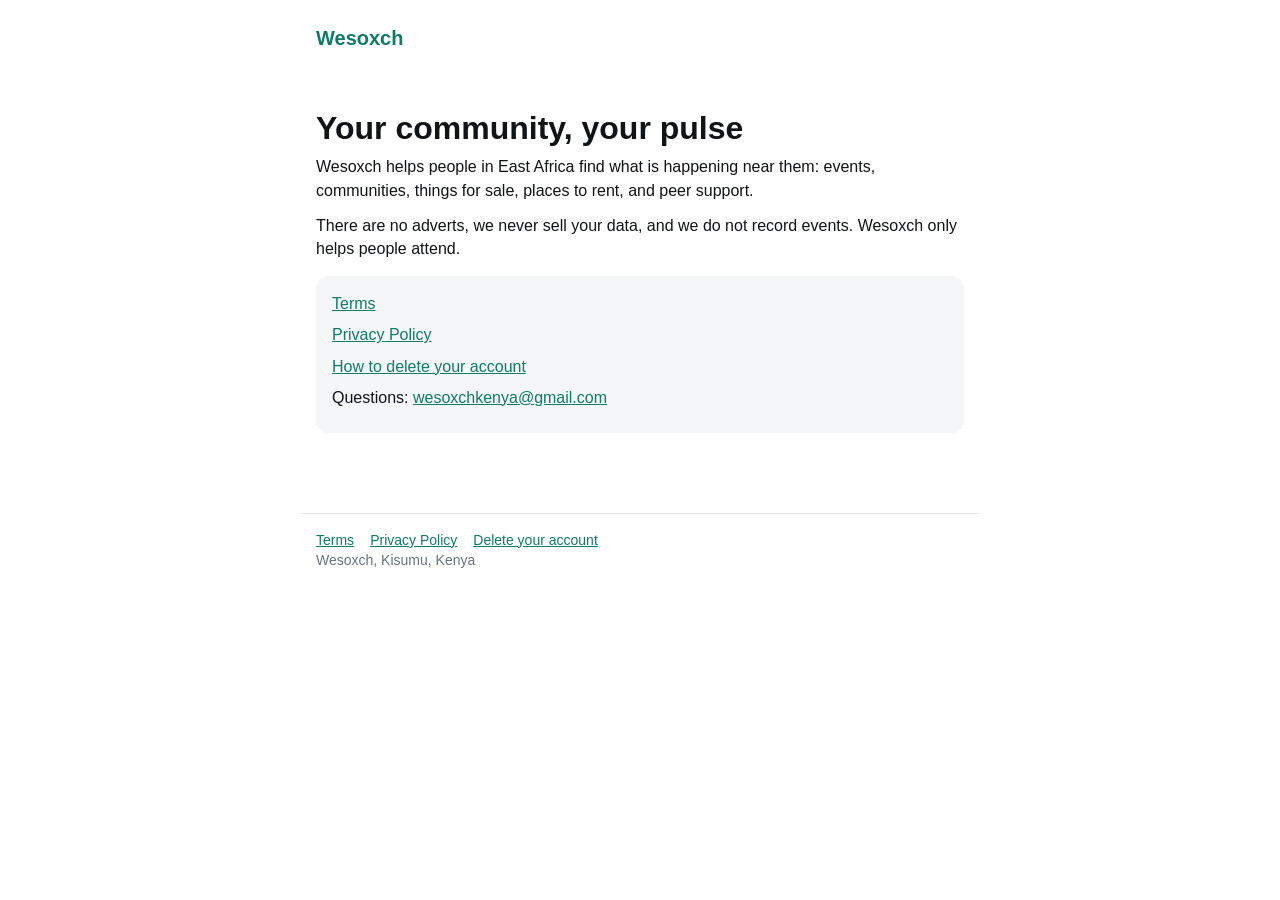
<file: index.html>
<!DOCTYPE html>
<html lang="en">
<head>
<meta charset="utf-8">
<meta name="viewport" content="width=device-width, initial-scale=1">
<title>Wesoxch</title>
<link rel="stylesheet" href="style.css">
</head>
<body>
<header><a class="brand" href="index.html">Wesoxch</a></header>
<main>
<h1>Your community, your pulse</h1>
<p>Wesoxch helps people in East Africa find what is happening near them: events, communities, things for sale, places to rent, and peer support.</p>
<p>There are no adverts, we never sell your data, and we do not record events. Wesoxch only helps people attend.</p>
<div class="card">
<p><a href="terms.html">Terms</a></p>
<p><a href="privacy.html">Privacy Policy</a></p>
<p><a href="delete-account.html">How to delete your account</a></p>
<p>Questions: <a href="mailto:wesoxchkenya@gmail.com">wesoxchkenya@gmail.com</a></p>
</div>
</main>
<footer>
<a href="terms.html">Terms</a><a href="privacy.html">Privacy Policy</a><a href="delete-account.html">Delete your account</a>
<p>Wesoxch, Kisumu, Kenya</p>
</footer>
</body>
</html>
</file>
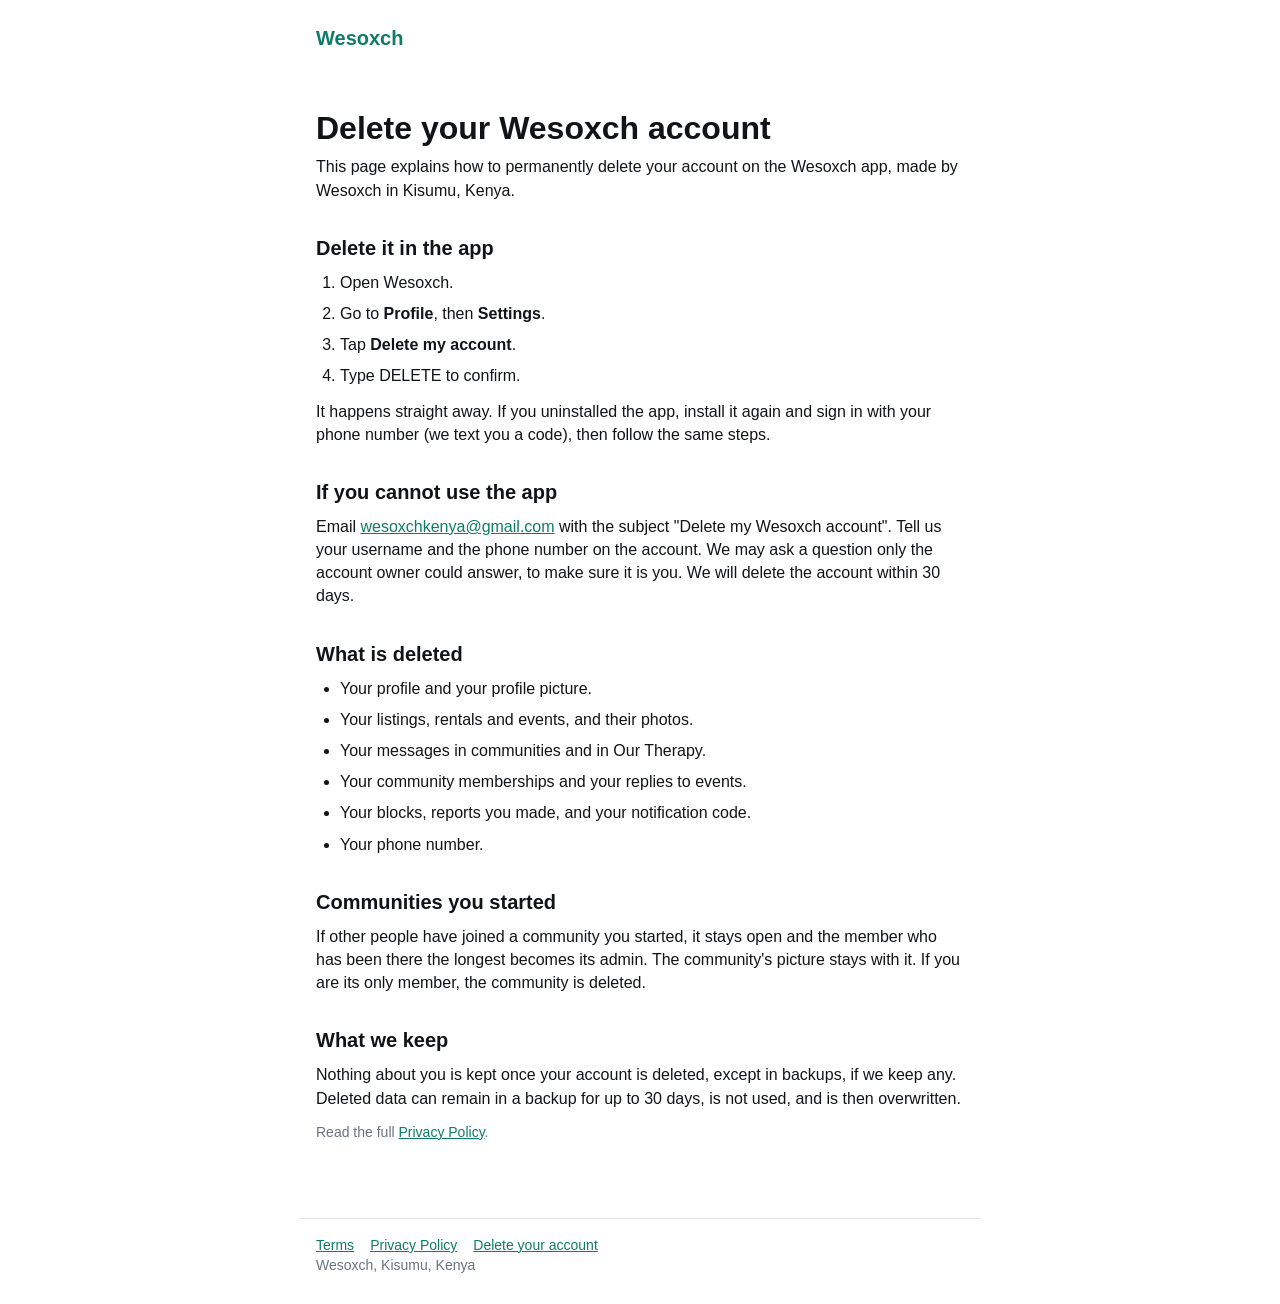
<file: delete-account.html>
<!DOCTYPE html>
<html lang="en">
<head>
<meta charset="utf-8">
<meta name="viewport" content="width=device-width, initial-scale=1">
<title>Delete your account - Wesoxch</title>
<link rel="stylesheet" href="style.css">
</head>
<body>
<header><a class="brand" href="index.html">Wesoxch</a></header>
<main>
<h1>Delete your Wesoxch account</h1>
<p>This page explains how to permanently delete your account on the Wesoxch app, made by Wesoxch in Kisumu, Kenya.</p>

<h2>Delete it in the app</h2>
<ol>
<li>Open Wesoxch.</li>
<li>Go to <strong>Profile</strong>, then <strong>Settings</strong>.</li>
<li>Tap <strong>Delete my account</strong>.</li>
<li>Type DELETE to confirm.</li>
</ol>
<p>It happens straight away. If you uninstalled the app, install it again and sign in with your phone number (we text you a code), then follow the same steps.</p>

<h2>If you cannot use the app</h2>
<p>Email <a href="mailto:wesoxchkenya@gmail.com?subject=Delete%20my%20Wesoxch%20account">wesoxchkenya@gmail.com</a> with the subject "Delete my Wesoxch account". Tell us your username and the phone number on the account. We may ask a question only the account owner could answer, to make sure it is you. We will delete the account within 30 days.</p>

<h2>What is deleted</h2>
<ul>
<li>Your profile and your profile picture.</li>
<li>Your listings, rentals and events, and their photos.</li>
<li>Your messages in communities and in Our Therapy.</li>
<li>Your community memberships and your replies to events.</li>
<li>Your blocks, reports you made, and your notification code.</li>
<li>Your phone number.</li>
</ul>

<h2>Communities you started</h2>
<p>If other people have joined a community you started, it stays open and the member who has been there the longest becomes its admin. The community's picture stays with it. If you are its only member, the community is deleted.</p>

<h2>What we keep</h2>
<p>Nothing about you is kept once your account is deleted, except in backups, if we keep any. Deleted data can remain in a backup for up to 30 days, is not used, and is then overwritten.</p>

<p class="muted">Read the full <a href="privacy.html">Privacy Policy</a>.</p>
</main>
<footer>
<a href="terms.html">Terms</a><a href="privacy.html">Privacy Policy</a><a href="delete-account.html">Delete your account</a>
<p>Wesoxch, Kisumu, Kenya</p>
</footer>
</body>
</html>
</file>
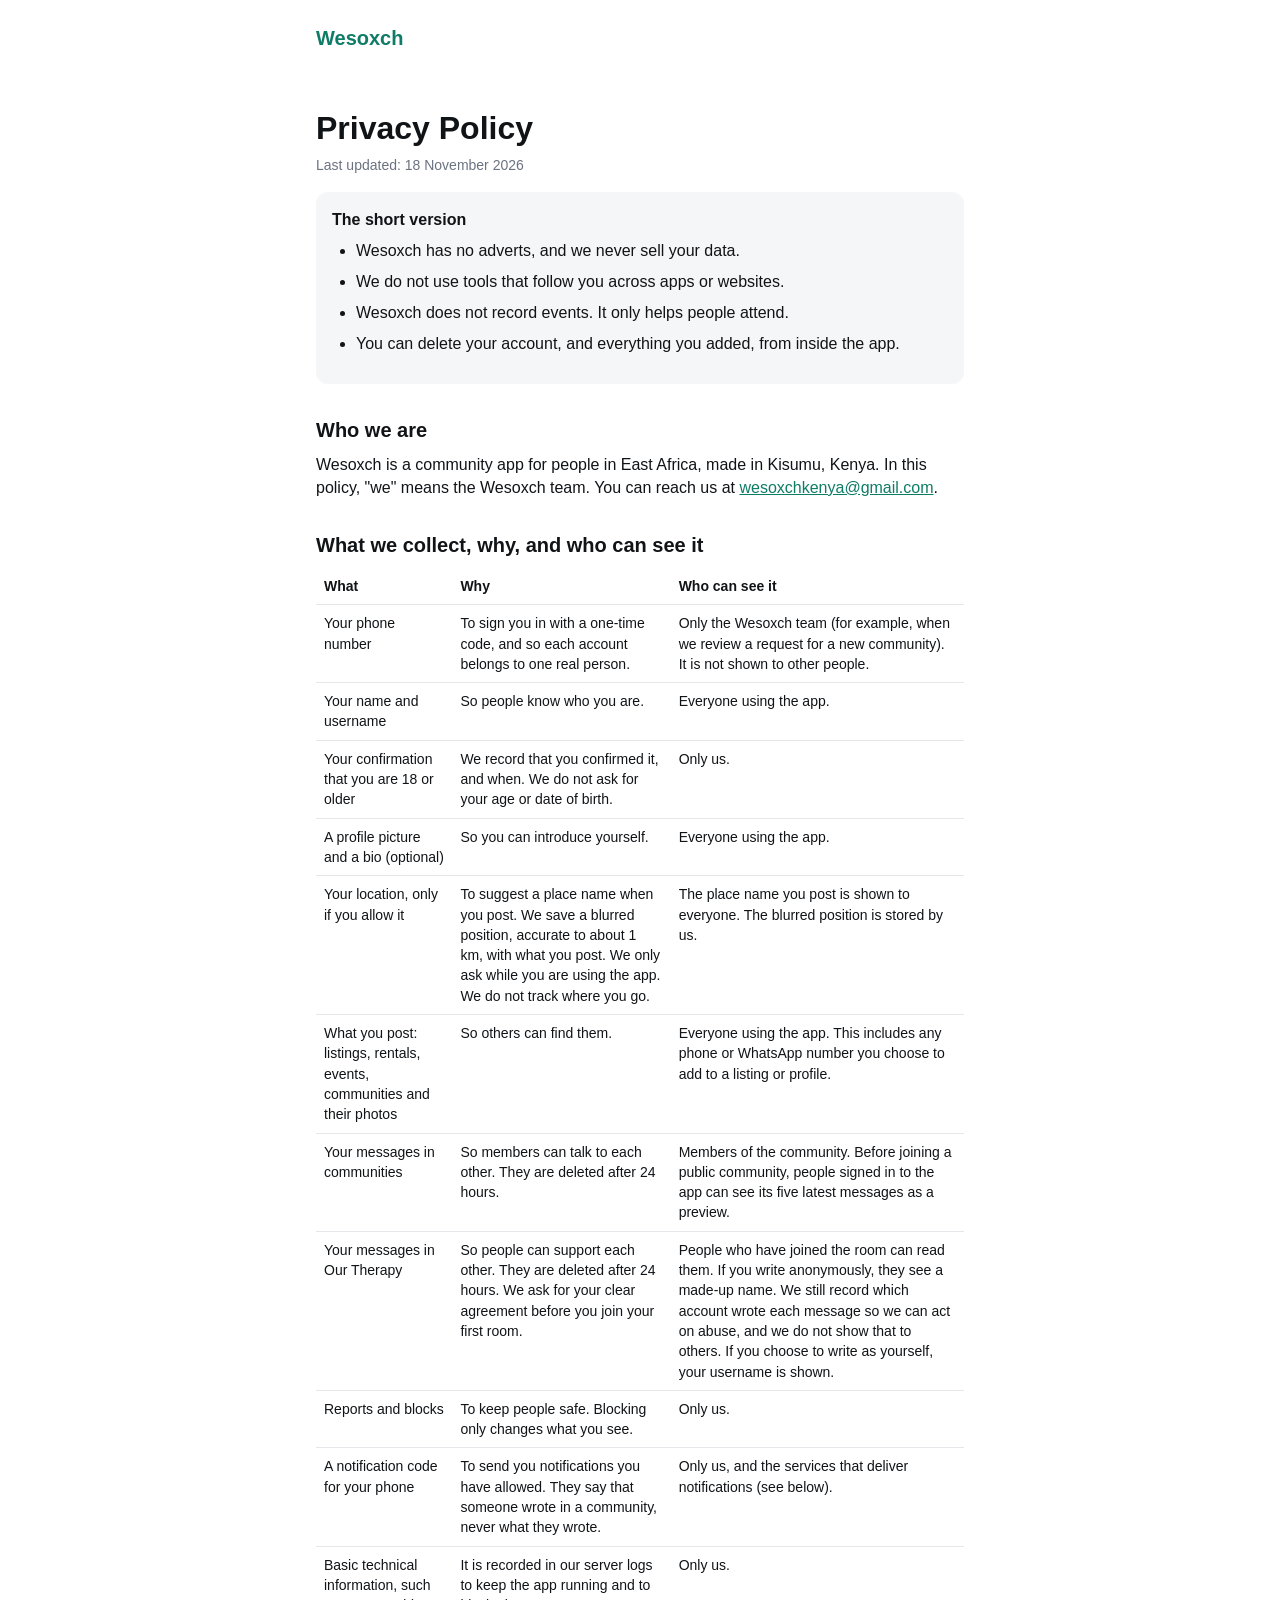
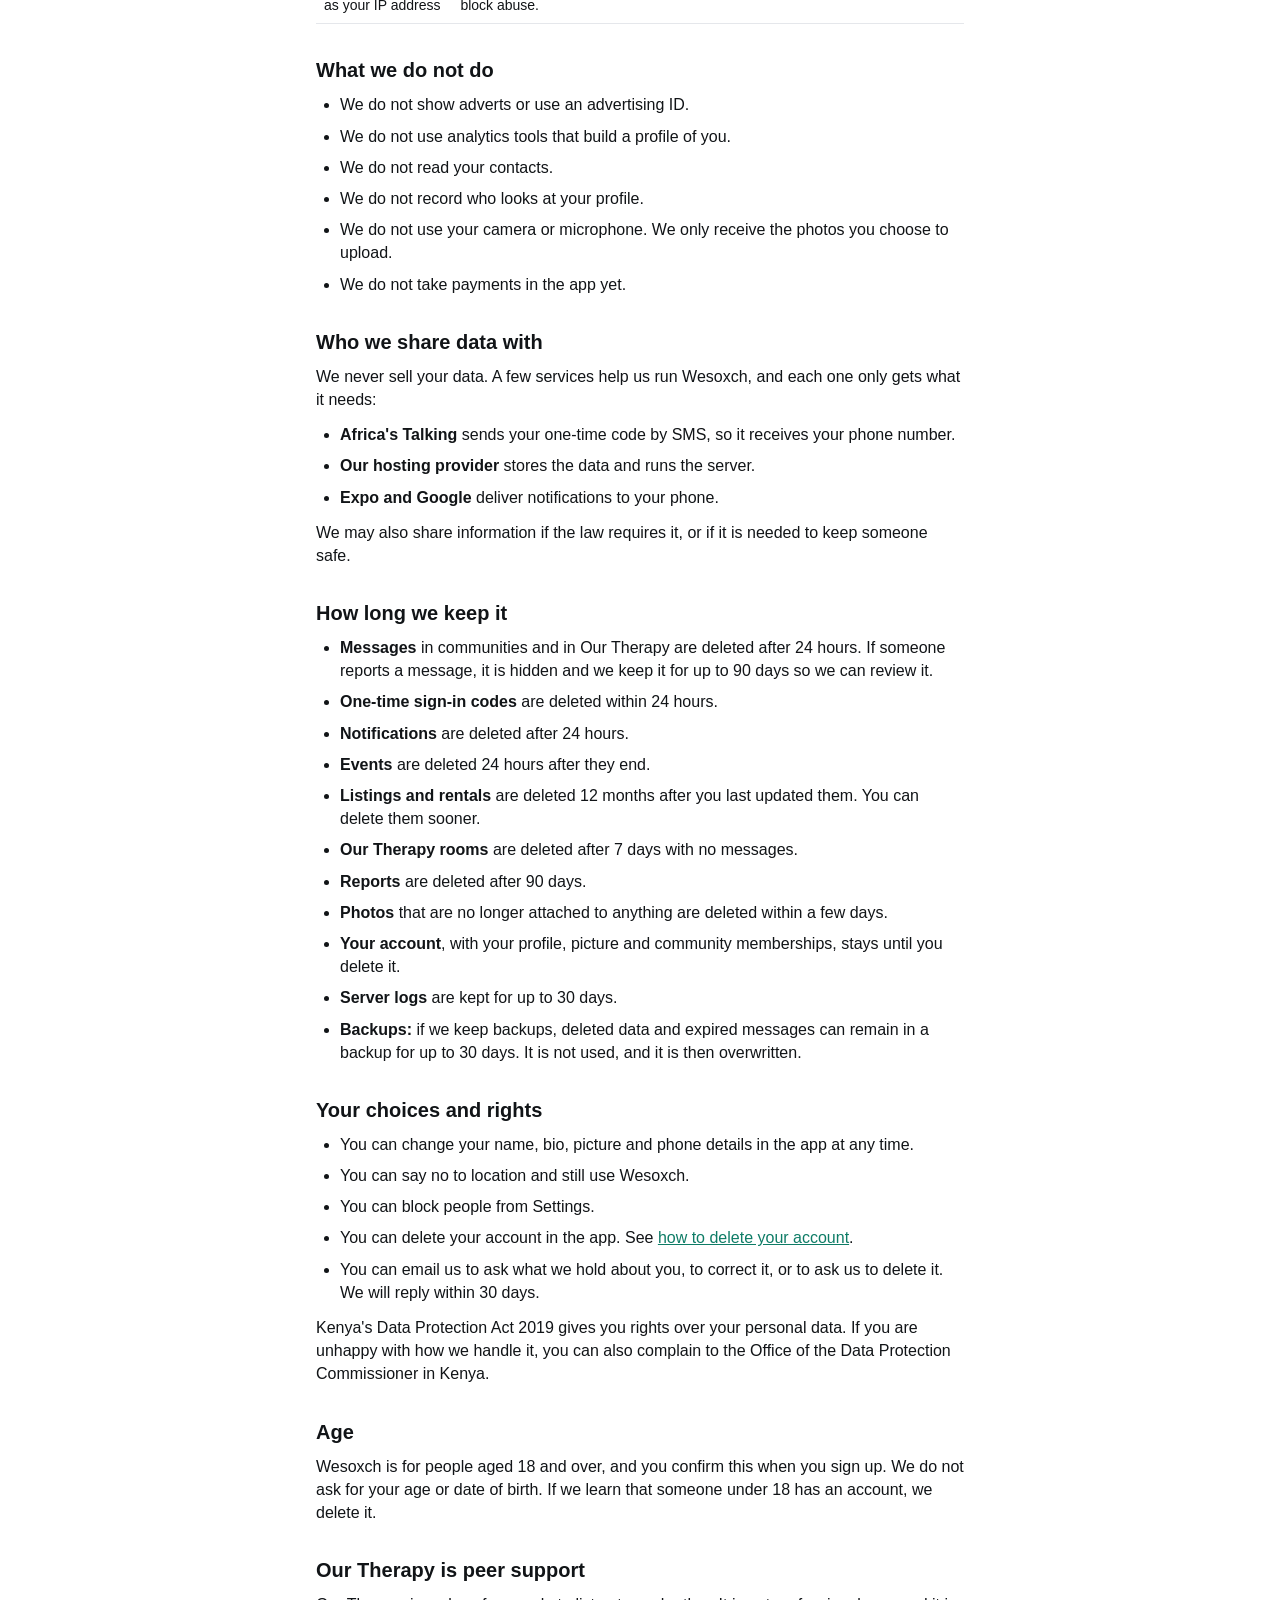
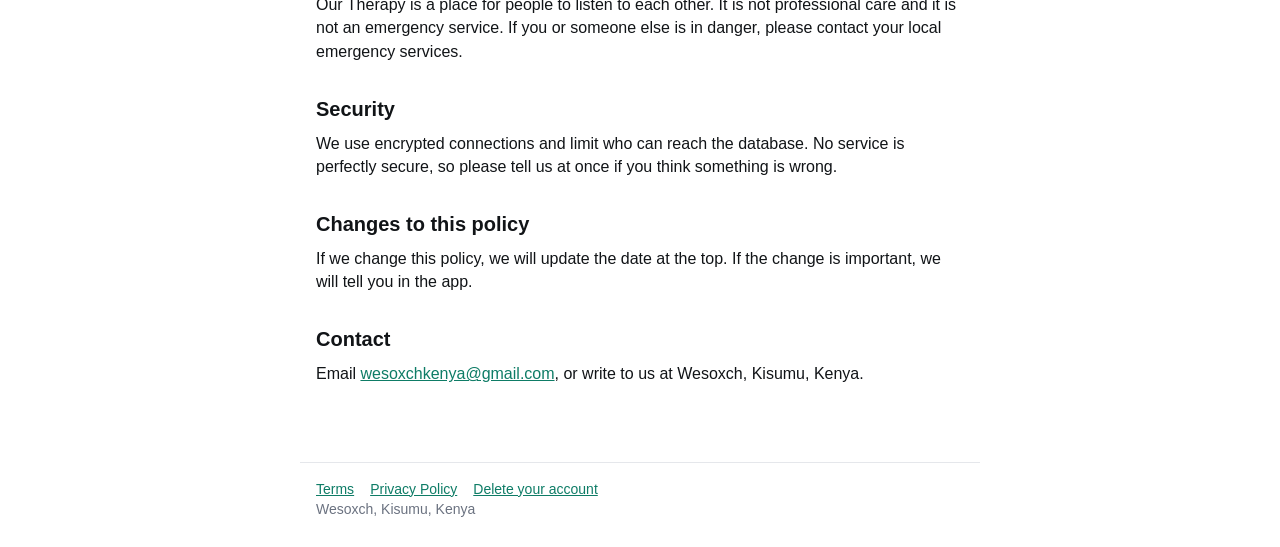
<file: privacy.html>
<!DOCTYPE html>
<html lang="en">
<head>
<meta charset="utf-8">
<meta name="viewport" content="width=device-width, initial-scale=1">
<title>Privacy Policy - Wesoxch</title>
<link rel="stylesheet" href="style.css">
</head>
<body>
<header><a class="brand" href="index.html">Wesoxch</a></header>
<main>
<h1>Privacy Policy</h1>
<p class="muted">Last updated: 18 November 2026</p>

<div class="card">
<p><strong>The short version</strong></p>
<ul>
<li>Wesoxch has no adverts, and we never sell your data.</li>
<li>We do not use tools that follow you across apps or websites.</li>
<li>Wesoxch does not record events. It only helps people attend.</li>
<li>You can delete your account, and everything you added, from inside the app.</li>
</ul>
</div>

<h2>Who we are</h2>
<p>Wesoxch is a community app for people in East Africa, made in Kisumu, Kenya. In this policy, "we" means the Wesoxch team. You can reach us at <a href="mailto:wesoxchkenya@gmail.com">wesoxchkenya@gmail.com</a>.</p>

<h2>What we collect, why, and who can see it</h2>
<table>
<tr><th>What</th><th>Why</th><th>Who can see it</th></tr>
<tr><td>Your phone number</td><td>To sign you in with a one-time code, and so each account belongs to one real person.</td><td>Only the Wesoxch team (for example, when we review a request for a new community). It is not shown to other people.</td></tr>
<tr><td>Your name and username</td><td>So people know who you are.</td><td>Everyone using the app.</td></tr>
<tr><td>Your confirmation that you are 18 or older</td><td>We record that you confirmed it, and when. We do not ask for your age or date of birth.</td><td>Only us.</td></tr>
<tr><td>A profile picture and a bio (optional)</td><td>So you can introduce yourself.</td><td>Everyone using the app.</td></tr>
<tr><td>Your location, only if you allow it</td><td>To suggest a place name when you post. We save a blurred position, accurate to about 1 km, with what you post. We only ask while you are using the app. We do not track where you go.</td><td>The place name you post is shown to everyone. The blurred position is stored by us.</td></tr>
<tr><td>What you post: listings, rentals, events, communities and their photos</td><td>So others can find them.</td><td>Everyone using the app. This includes any phone or WhatsApp number you choose to add to a listing or profile.</td></tr>
<tr><td>Your messages in communities</td><td>So members can talk to each other. They are deleted after 24 hours.</td><td>Members of the community. Before joining a public community, people signed in to the app can see its five latest messages as a preview.</td></tr>
<tr><td>Your messages in Our Therapy</td><td>So people can support each other. They are deleted after 24 hours. We ask for your clear agreement before you join your first room.</td><td>People who have joined the room can read them. If you write anonymously, they see a made-up name. We still record which account wrote each message so we can act on abuse, and we do not show that to others. If you choose to write as yourself, your username is shown.</td></tr>
<tr><td>Reports and blocks</td><td>To keep people safe. Blocking only changes what you see.</td><td>Only us.</td></tr>
<tr><td>A notification code for your phone</td><td>To send you notifications you have allowed. They say that someone wrote in a community, never what they wrote.</td><td>Only us, and the services that deliver notifications (see below).</td></tr>
<tr><td>Basic technical information, such as your IP address</td><td>It is recorded in our server logs to keep the app running and to block abuse.</td><td>Only us.</td></tr>
</table>

<h2>What we do not do</h2>
<ul>
<li>We do not show adverts or use an advertising ID.</li>
<li>We do not use analytics tools that build a profile of you.</li>
<li>We do not read your contacts.</li>
<li>We do not record who looks at your profile.</li>
<li>We do not use your camera or microphone. We only receive the photos you choose to upload.</li>
<li>We do not take payments in the app yet.</li>
</ul>

<h2>Who we share data with</h2>
<p>We never sell your data. A few services help us run Wesoxch, and each one only gets what it needs:</p>
<ul>
<li><strong>Africa's Talking</strong> sends your one-time code by SMS, so it receives your phone number.</li>
<li><strong>Our hosting provider</strong> stores the data and runs the server.</li>
<li><strong>Expo and Google</strong> deliver notifications to your phone.</li>
</ul>
<p>We may also share information if the law requires it, or if it is needed to keep someone safe.</p>

<h2>How long we keep it</h2>
<ul>
<li><strong>Messages</strong> in communities and in Our Therapy are deleted after 24 hours. If someone reports a message, it is hidden and we keep it for up to 90 days so we can review it.</li>
<li><strong>One-time sign-in codes</strong> are deleted within 24 hours.</li>
<li><strong>Notifications</strong> are deleted after 24 hours.</li>
<li><strong>Events</strong> are deleted 24 hours after they end.</li>
<li><strong>Listings and rentals</strong> are deleted 12 months after you last updated them. You can delete them sooner.</li>
<li><strong>Our Therapy rooms</strong> are deleted after 7 days with no messages.</li>
<li><strong>Reports</strong> are deleted after 90 days.</li>
<li><strong>Photos</strong> that are no longer attached to anything are deleted within a few days.</li>
<li><strong>Your account</strong>, with your profile, picture and community memberships, stays until you delete it.</li>
<li><strong>Server logs</strong> are kept for up to 30 days.</li>
<li><strong>Backups:</strong> if we keep backups, deleted data and expired messages can remain in a backup for up to 30 days. It is not used, and it is then overwritten.</li>
</ul>

<h2>Your choices and rights</h2>
<ul>
<li>You can change your name, bio, picture and phone details in the app at any time.</li>
<li>You can say no to location and still use Wesoxch.</li>
<li>You can block people from Settings.</li>
<li>You can delete your account in the app. See <a href="delete-account.html">how to delete your account</a>.</li>
<li>You can email us to ask what we hold about you, to correct it, or to ask us to delete it. We will reply within 30 days.</li>
</ul>
<p>Kenya's Data Protection Act 2019 gives you rights over your personal data. If you are unhappy with how we handle it, you can also complain to the Office of the Data Protection Commissioner in Kenya.</p>

<h2>Age</h2>
<p>Wesoxch is for people aged 18 and over, and you confirm this when you sign up. We do not ask for your age or date of birth. If we learn that someone under 18 has an account, we delete it.</p>

<h2>Our Therapy is peer support</h2>
<p>Our Therapy is a place for people to listen to each other. It is not professional care and it is not an emergency service. If you or someone else is in danger, please contact your local emergency services.</p>

<h2>Security</h2>
<p>We use encrypted connections and limit who can reach the database. No service is perfectly secure, so please tell us at once if you think something is wrong.</p>

<h2>Changes to this policy</h2>
<p>If we change this policy, we will update the date at the top. If the change is important, we will tell you in the app.</p>

<h2>Contact</h2>
<p>Email <a href="mailto:wesoxchkenya@gmail.com">wesoxchkenya@gmail.com</a>, or write to us at Wesoxch, Kisumu, Kenya.</p>
</main>
<footer>
<a href="terms.html">Terms</a><a href="privacy.html">Privacy Policy</a><a href="delete-account.html">Delete your account</a>
<p>Wesoxch, Kisumu, Kenya</p>
</footer>
</body>
</html>
</file>
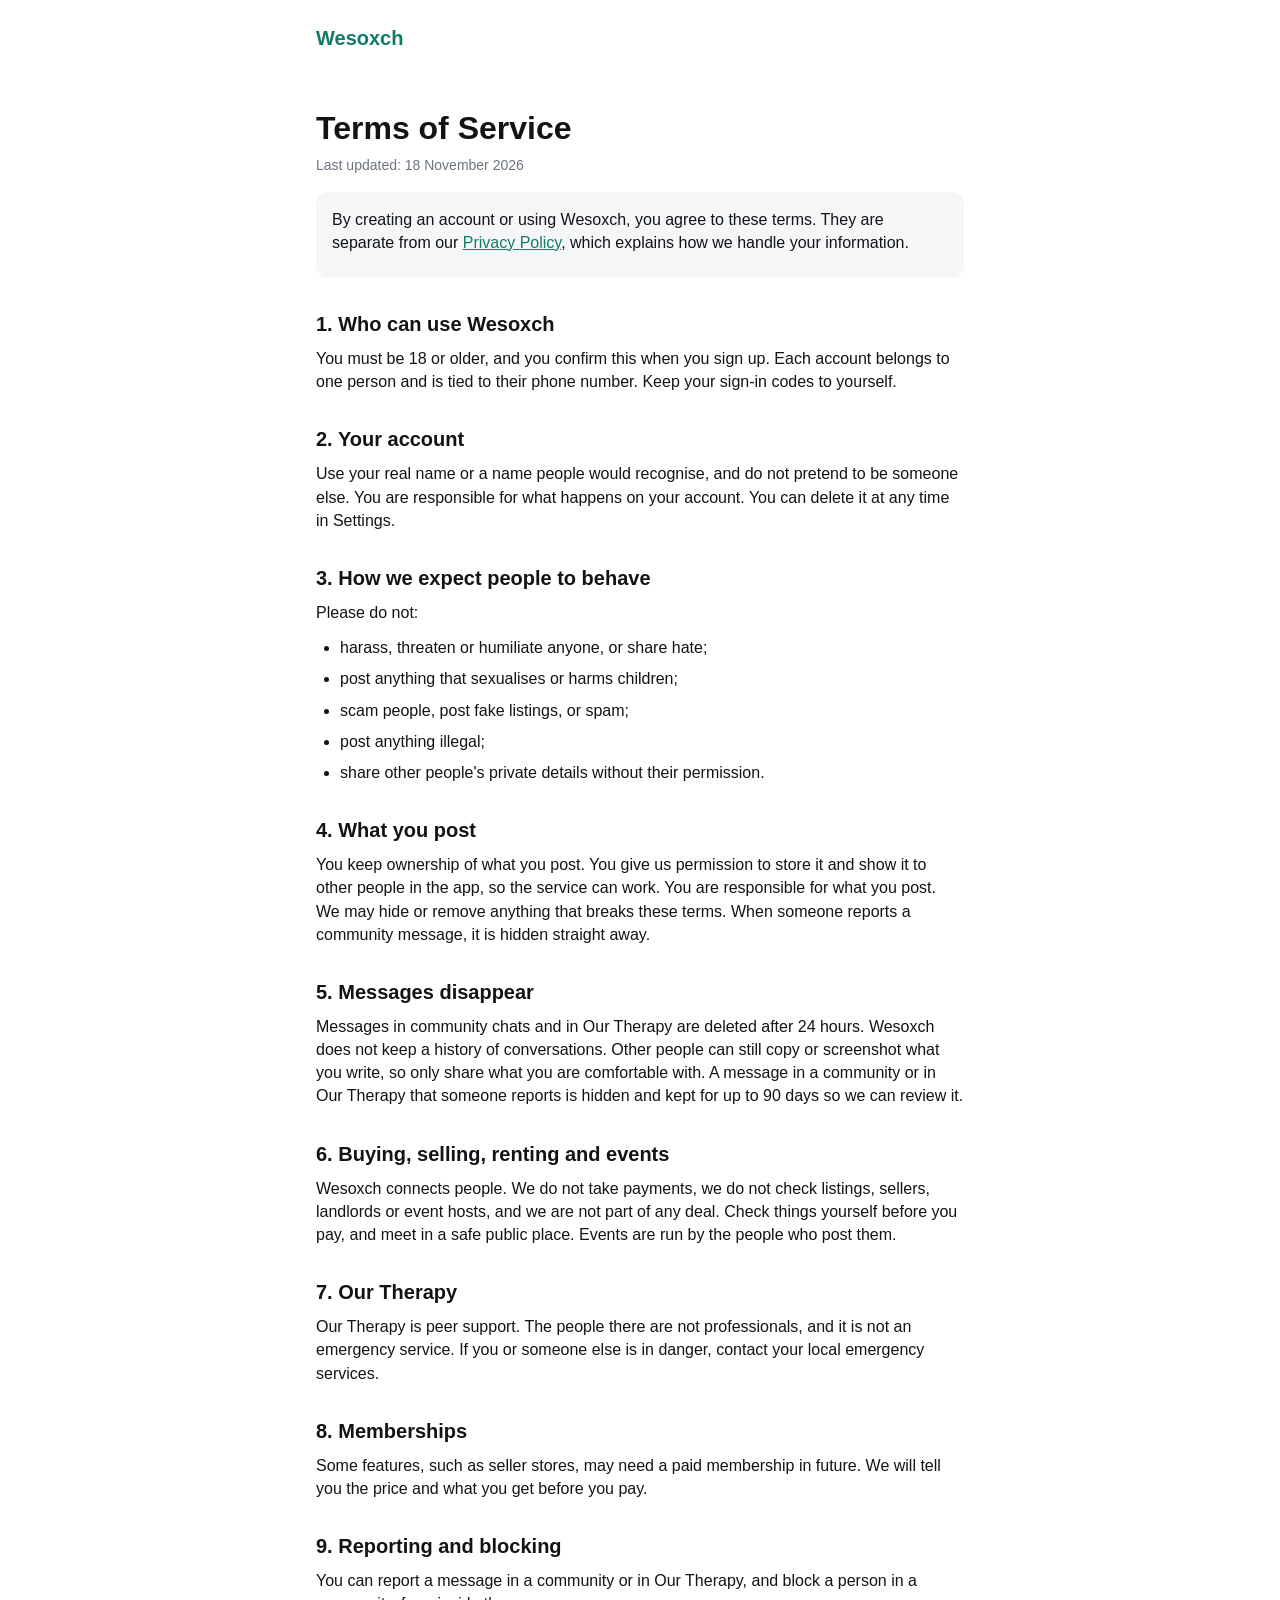
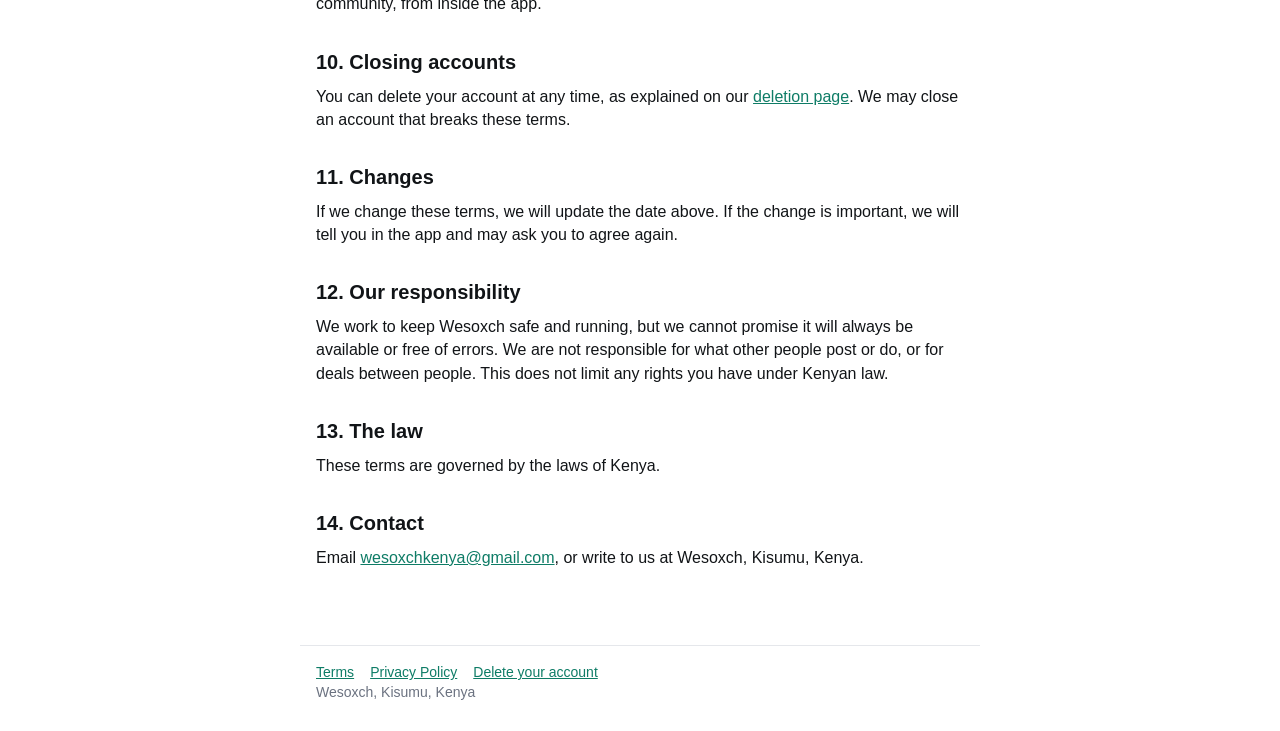
<file: terms.html>
<!DOCTYPE html>
<html lang="en">
<head>
<meta charset="utf-8">
<meta name="viewport" content="width=device-width, initial-scale=1">
<title>Terms of Service - Wesoxch</title>
<link rel="stylesheet" href="style.css">
</head>
<body>
<header><a class="brand" href="index.html">Wesoxch</a></header>
<main>
<h1>Terms of Service</h1>
<p class="muted">Last updated: 18 November 2026</p>

<div class="card">
<p>By creating an account or using Wesoxch, you agree to these terms. They are separate from our <a href="privacy.html">Privacy Policy</a>, which explains how we handle your information.</p>
</div>

<h2>1. Who can use Wesoxch</h2>
<p>You must be 18 or older, and you confirm this when you sign up. Each account belongs to one person and is tied to their phone number. Keep your sign-in codes to yourself.</p>

<h2>2. Your account</h2>
<p>Use your real name or a name people would recognise, and do not pretend to be someone else. You are responsible for what happens on your account. You can delete it at any time in Settings.</p>

<h2>3. How we expect people to behave</h2>
<p>Please do not:</p>
<ul>
<li>harass, threaten or humiliate anyone, or share hate;</li>
<li>post anything that sexualises or harms children;</li>
<li>scam people, post fake listings, or spam;</li>
<li>post anything illegal;</li>
<li>share other people's private details without their permission.</li>
</ul>

<h2>4. What you post</h2>
<p>You keep ownership of what you post. You give us permission to store it and show it to other people in the app, so the service can work. You are responsible for what you post. We may hide or remove anything that breaks these terms. When someone reports a community message, it is hidden straight away.</p>

<h2>5. Messages disappear</h2>
<p>Messages in community chats and in Our Therapy are deleted after 24 hours. Wesoxch does not keep a history of conversations. Other people can still copy or screenshot what you write, so only share what you are comfortable with. A message in a community or in Our Therapy that someone reports is hidden and kept for up to 90 days so we can review it.</p>

<h2>6. Buying, selling, renting and events</h2>
<p>Wesoxch connects people. We do not take payments, we do not check listings, sellers, landlords or event hosts, and we are not part of any deal. Check things yourself before you pay, and meet in a safe public place. Events are run by the people who post them.</p>

<h2>7. Our Therapy</h2>
<p>Our Therapy is peer support. The people there are not professionals, and it is not an emergency service. If you or someone else is in danger, contact your local emergency services.</p>

<h2>8. Memberships</h2>
<p>Some features, such as seller stores, may need a paid membership in future. We will tell you the price and what you get before you pay.</p>

<h2>9. Reporting and blocking</h2>
<p>You can report a message in a community or in Our Therapy, and block a person in a community, from inside the app.</p>

<h2>10. Closing accounts</h2>
<p>You can delete your account at any time, as explained on our <a href="delete-account.html">deletion page</a>. We may close an account that breaks these terms.</p>

<h2>11. Changes</h2>
<p>If we change these terms, we will update the date above. If the change is important, we will tell you in the app and may ask you to agree again.</p>

<h2>12. Our responsibility</h2>
<p>We work to keep Wesoxch safe and running, but we cannot promise it will always be available or free of errors. We are not responsible for what other people post or do, or for deals between people. This does not limit any rights you have under Kenyan law.</p>

<h2>13. The law</h2>
<p>These terms are governed by the laws of Kenya.</p>

<h2>14. Contact</h2>
<p>Email <a href="mailto:wesoxchkenya@gmail.com">wesoxchkenya@gmail.com</a>, or write to us at Wesoxch, Kisumu, Kenya.</p>
</main>
<footer>
<a href="terms.html">Terms</a><a href="privacy.html">Privacy Policy</a><a href="delete-account.html">Delete your account</a>
<p>Wesoxch, Kisumu, Kenya</p>
</footer>
</body>
</html>
</file>
<file: style.css>
:root { --bg:#FFFFFF; --surface:#F5F6F8; --text:#111417; --muted:#6B7280; --primary:#0E7C66; --border:#E5E7EB; }
* { box-sizing: border-box; }
body { margin: 0; font-family: -apple-system, "Segoe UI", Roboto, "Helvetica Neue", Arial, sans-serif; font-size: 16px; line-height: 1.45; color: var(--text); background: var(--bg); }
header, main, footer { max-width: 680px; margin: 0 auto; padding: 16px; }
header { padding-top: 24px; }
.brand { font-size: 20px; font-weight: 600; color: var(--primary); text-decoration: none; }
h1 { font-size: 32px; line-height: 1.2; font-weight: 600; margin: 24px 0 8px; }
h2 { font-size: 20px; font-weight: 600; margin: 32px 0 8px; }
p { margin: 0 0 12px; }
ul, ol { padding-left: 24px; margin: 0 0 12px; }
li { margin-bottom: 8px; }
a { color: var(--primary); }
.muted { color: var(--muted); font-size: 14px; }
.card { background: var(--surface); border-radius: 12px; padding: 16px; margin: 16px 0; }
.card p { margin-bottom: 8px; }
.button { display: inline-block; background: var(--primary); color: #fff; padding: 12px 24px; border-radius: 8px; text-decoration: none; font-weight: 600; }
table { width: 100%; border-collapse: collapse; font-size: 14px; margin: 8px 0 16px; }
th, td { text-align: left; vertical-align: top; padding: 8px; border-bottom: 1px solid var(--border); }
th { font-weight: 600; }
footer { margin-top: 48px; color: var(--muted); font-size: 14px; border-top: 1px solid var(--border); }
footer a { margin-right: 16px; }
</file>
